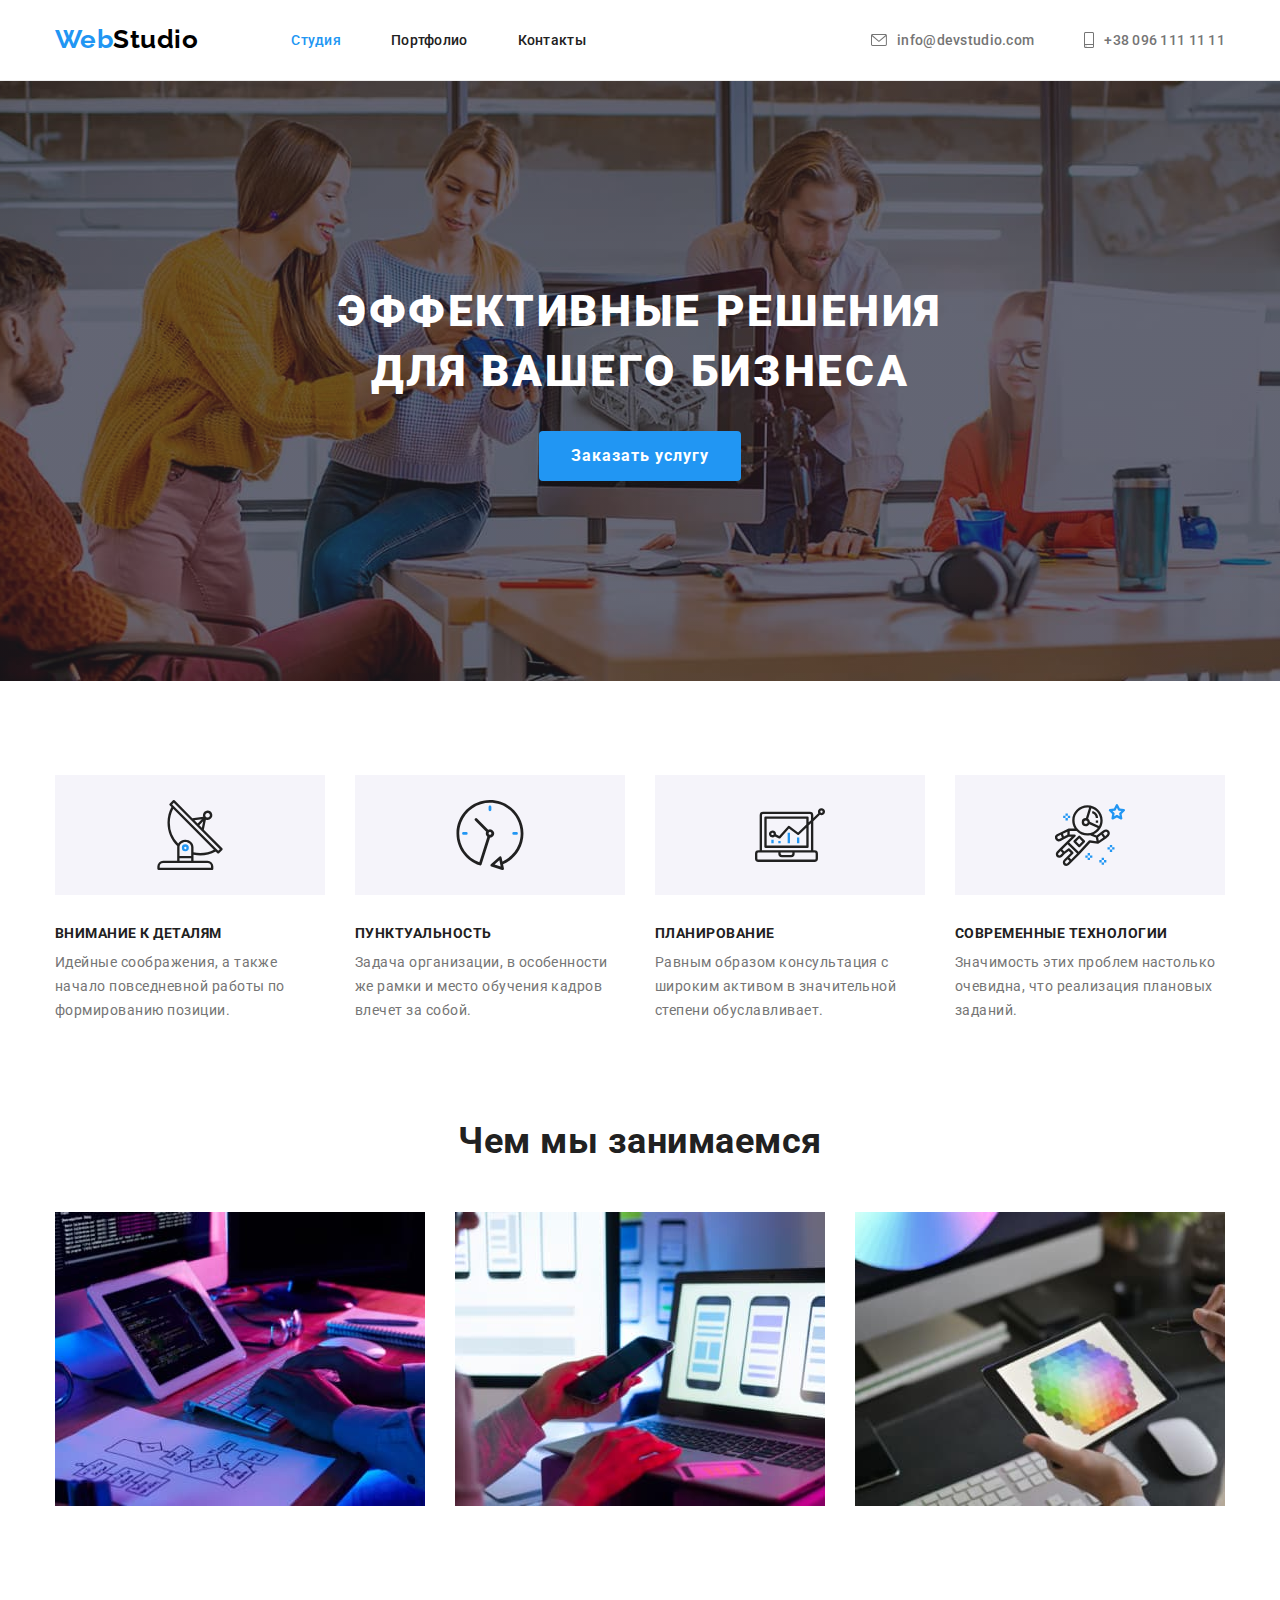
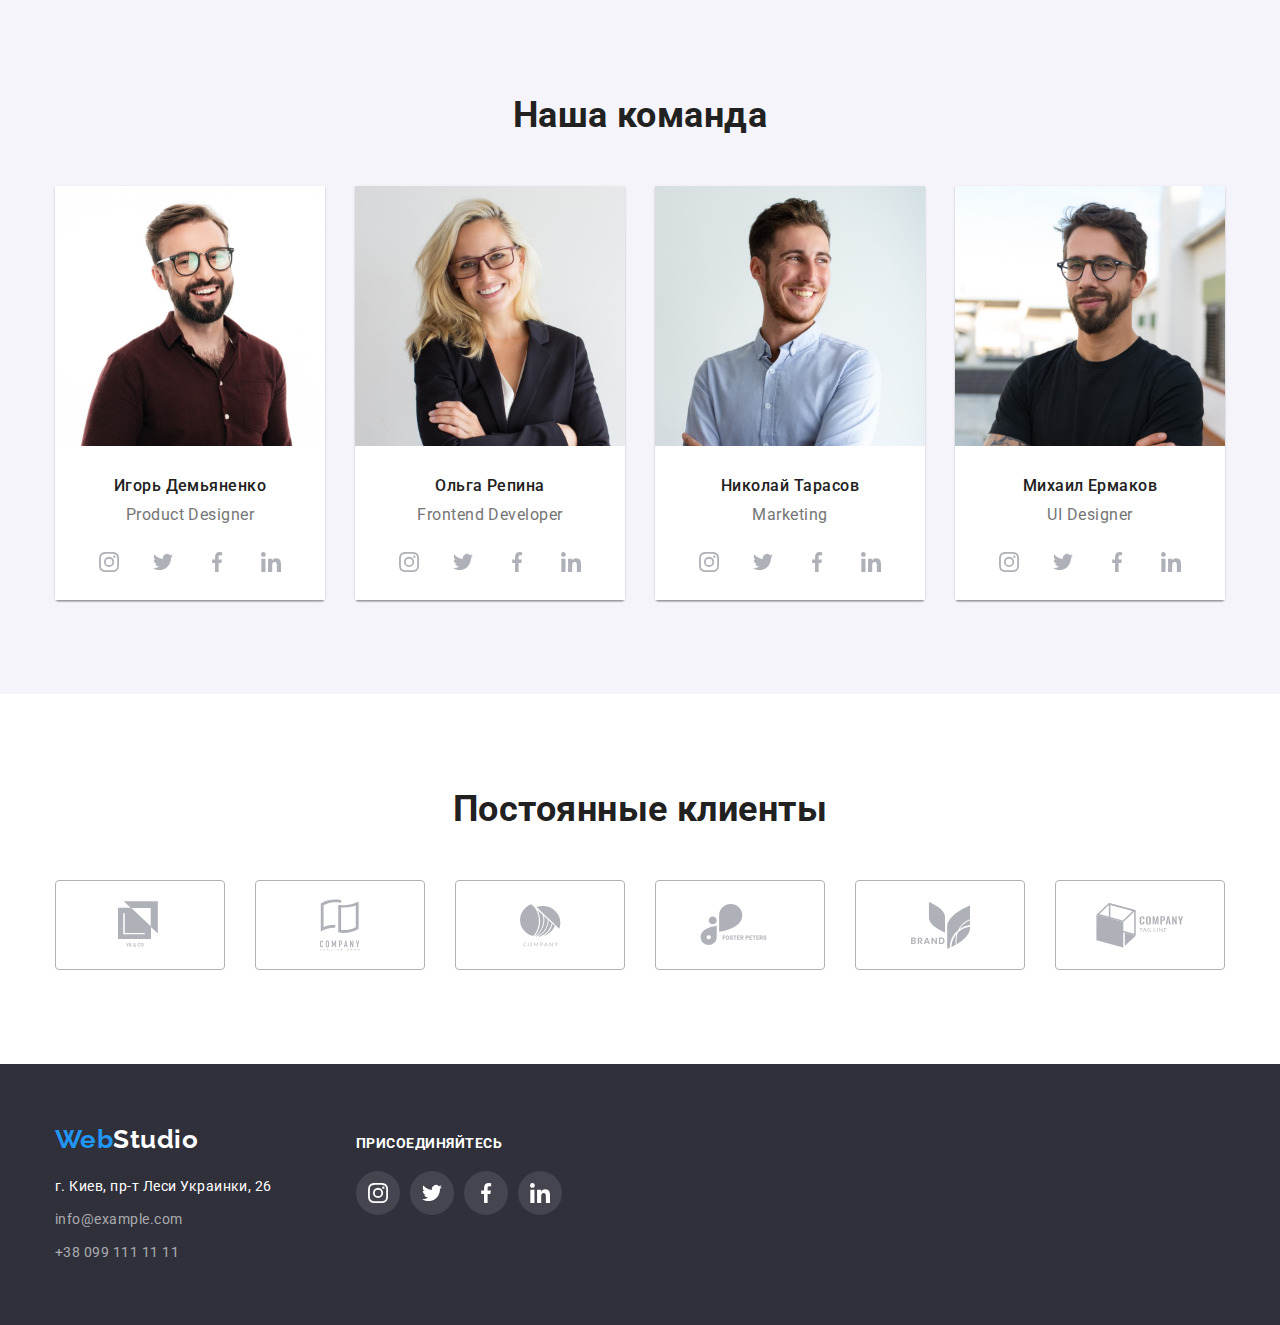
<file: index.html>
<!DOCTYPE html>
<html lang="ru">
<head>
    <meta charset="UTF-8">
    <meta name="viewport" content="width=device-width, initial-scale=1.0">
    <title>Студия</title>
    <link rel="stylesheet" href="https://cdnjs.cloudflare.com/ajax/libs/modern-normalize/1.0.0/modern-normalize.min.css">
    <link rel="preconnect" href="https://fonts.gstatic.com">
    <link href="https://fonts.googleapis.com/css2?family=Raleway:wght@700&family=Roboto:wght@400;500;700;900&display=swap" rel="stylesheet">
    <link rel="stylesheet" href="./css/styles.css">
</head>
<body>
    <header class="header">
        <div class="container">
        <nav class="navigation">
            <a class="logotype" href="/"><span class="web">Web</span>Studio</a>
            <ul class="navigation-list">
                <li class="navigation-list-item">
                    <a class="navigation-list-link current" href="#">Студия</a>
                </li>
                <li class="navigation-list-item">
                    <a class="navigation-list-link" href="./portfolio.html">Портфолио</a>
                </li>
                <li class="navigation-list-item">
                    <a class="navigation-list-link" href="#">Контакты</a>
                </li>
            </ul>
        </nav>
        <address class="address">
            <ul class="address-link">
                <li class="address-link-item">
                    <a class="address-list-link" href="mailto:info@devstudio.com"> 
                        <svg class="icon-envelope">
                        <use href="./images/icon/sprite.svg#icon-envelope"></use>
                        </svg> info@devstudio.com</a>
                </li> 
                <li class="address-link-item">
                    <a class="address-list-link" href="tel:+380961111111"> 
                        <svg class="icon-smartphone">
                        <use href="./images/icon/sprite.svg#icon-smartphone"></use>
                        </svg> +38 096 111 11 11</a>
                </li> 
            </ul>
        </address>
        </div>
    </header>
    <main>
        <!-- Hero -->
        <section class="hero">
            <h1 class="hero-title">Эффективные решения для вашего бизнеса</h1>
            <button class="service-btn" type="button">Заказать услугу</button>
        </section>
        <!--Our advantages-->
        <section class="advantages">
            <div class="container">
            <h2 hidden>Наши преимущества</h2>
            <ul class="advantages-list">
                <li class="advantages-list-item">
                    <div class="icon-box">
                        <svg class="advantages-icon">
                        <use href="./images/icon/sprite.svg#icon-nna"></use>
                        </svg>
                    </div>
                    <h3 class="advantages-list-name">Внимание к деталям</h3>
                    <p class="advantages-list-description">Идейные соображения, а также начало повседневной работы по формированию позиции.</p>
                </li>
                <li class="advantages-list-item">
                    <div class="icon-box">
                        <svg class="advantages-icon">
                            <use href="./images/icon/sprite.svg#icon-clock"></use>
                        </svg>
                    </div>
                    <h3 class="advantages-list-name">Пунктуальность</h3>
                    <p class="advantages-list-description">Задача организации, в особенности же рамки и место обучения кадров влечет за собой.</p>
                </li>
                <li class="advantages-list-item">
                    <div class="icon-box">
                        <svg class="advantages-icon">
                            <use href="./images/icon/sprite.svg#icon-diagram"></use>
                        </svg>
                    </div>
                    <h3 class="advantages-list-name">Планирование</h3>
                    <p class="advantages-list-description">Равным образом консультация с широким активом в значительной степени обуславливает.</p>
                </li>
                <li class="advantages-list-item">
                    <div class="icon-box">
                        <svg class="advantages-icon">
                            <use href="./images/icon/sprite.svg#icon-astronaut"></use>
                        </svg>
                    </div>
                    <h3 class="advantages-list-name">Современные технологии</h3>
                    <p class="advantages-list-description">Значимость этих проблем настолько очевидна, что реализация плановых заданий.</p>
                </li>
            </ul>
            </div>
        </section>
        <!--Our doing-->
        <section class="doing">
            <div class="container">
            <h2 class="title-doing">Чем мы занимаемся</h2>
            <ul class="doing-list">
                <li class="doing-list-item">
                    <img class="doing-list-img" src="./images/our-doing/computer.jpg" alt="Компьютер" width="370" height="294">
                    
                </li>
                <li class="doing-list-item">
                    <img class="doing-list-img" src="./images/our-doing/smartphone.jpg" alt="Смартфон" width="370" height="294">
                </li>
                <li class="doing-list-item">
                    <img class="doing-list-img" src="./images/our-doing/tablet.jpg" alt="Планшет" width="370" height="294">
                </li>
            </ul>
            </div>
        </section>
        <!--Our team-->
        <section class="team">
            <div class="container">
            <h2 class="team-title">Наша команда</h2>
            <ul class="team-list">
                <li class="team-list-item">
                    <img class="team-list-img" src="./images/our-team/ihor.jpg" alt="фото первого члена команды" width="270" height="260">
                <div class="team-card">
                    <h3 class="team-name">Игорь Демьяненко</h3>
                    <p class="team-position" lang="en">Product Designer</p>
                    <ul class="social-list">
                        <li class="social-list-item">
                            <a href="" class="social-list-link link">
                                <svg class="social-list-icon">
                                    <use href="./images/icon/sprite.svg#icon-instagram"></use>
                                </svg>
                            </a>
                        </li>
                        <li class="social-list-item">
                            <a href="" class="social-list-link">
                                <svg class="social-list-icon">
                                    <use href="./images/icon/sprite.svg#icon-twitter"></use>
                                </svg>
                            </a>
                        </li>
                        <li class="social-list-item">
                            <a href="" class="social-list-link">
                                <svg class="social-list-icon">
                                    <use href="./images/icon/sprite.svg#icon-facebook"></use>
                                </svg>
                            </a>
                        </li>
                        <li class="social-list-item">
                            <a href="" class="social-list-link">
                                <svg class="social-list-icon">
                                    <use href="./images/icon/sprite.svg#icon-linkedin"></use>
                                </svg>
                            </a>
                        </li>
                    </ul>
                </div>
                </li>
                <li class="team-list-item">
                    <img class="team-list-img" src="./images/our-team/olga.jpg" alt="фото второго члена команды" width="270" height="260">
                <div class="team-card">
                    <h3 class="team-name">Ольга Репина</h3>
                    <p class="team-position" lang="en">Frontend Developer</p>
                    <ul class="social-list">
                        <li class="social-list-item">
                            <a href="" class="social-list-link">
                                <svg class="social-list-icon">
                                    <use href="./images/icon/sprite.svg#icon-instagram"></use>
                                </svg>
                            </a>
                        </li>
                        <li class="social-list-item">
                            <a href="" class="social-list-link">
                                <svg class="social-list-icon">
                                    <use href="./images/icon/sprite.svg#icon-twitter"></use>
                                </svg>
                            </a>
                        </li>
                        <li class="social-list-item">
                            <a href="" class="social-list-link">
                                <svg class="social-list-icon">
                                    <use href="./images/icon/sprite.svg#icon-facebook"></use>
                                </svg>
                            </a>
                        </li>
                        <li class="social-list-item">
                            <a href="" class="social-list-link">
                                <svg class="social-list-icon">
                                    <use href="./images/icon/sprite.svg#icon-linkedin"></use>
                                </svg>
                            </a>
                        </li>
                    </ul>
                </div>
                </li>
                <li class="team-list-item">
                    <img class="team-list-img" src="./images/our-team/nikolay.jpg" alt="фото третьего члена команды" width="270" height="260">
                <div class="team-card">
                    <h3 class="team-name">Николай Тарасов</h3>
                    <p class="team-position" lang="en">Marketing</p>
                    <ul class="social-list">
                        <li class="social-list-item">
                            <a href="" class="social-list-link">
                                <svg class="social-list-icon">
                                    <use href="./images/icon/sprite.svg#icon-instagram"></use>
                                </svg>
                            </a>
                        </li>
                        <li class="social-list-item">
                            <a href="" class="social-list-link">
                                <svg class="social-list-icon">
                                    <use href="./images/icon/sprite.svg#icon-twitter"></use>
                                </svg>
                            </a>
                        </li>
                        <li class="social-list-item">
                            <a href="" class="social-list-link">
                                <svg class="social-list-icon">
                                    <use href="./images/icon/sprite.svg#icon-facebook"></use>
                                </svg>
                            </a>
                        </li>
                        <li class="social-list-item">
                            <a href="" class="social-list-link">
                                <svg class="social-list-icon">
                                    <use href="./images/icon/sprite.svg#icon-linkedin"></use>
                                </svg>
                            </a>
                        </li>
                    </ul>
                </div>
                </li>
                <li class="team-list-item">
                    <img class="team-list-img" src="./images/our-team/mikhail.jpg" alt="фото четвертого члена команды" width="270" height="260">
                <div class="team-card">
                    <h3 class="team-name">Михаил Ермаков</h3>
                    <p class="team-position" lang="en">UI Designer</p>
                    <ul class="social-list">
                        <li class="social-list-item">
                            <a href="" class="social-list-link">
                                <svg class="social-list-icon">
                                    <use href="./images/icon/sprite.svg#icon-instagram"></use>
                                </svg>
                            </a>
                        </li>
                        <li class="social-list-item">
                            <a href="" class="social-list-link">
                                <svg class="social-list-icon">
                                    <use href="./images/icon/sprite.svg#icon-twitter"></use>
                                </svg>
                            </a>
                        </li>
                        <li class="social-list-item">
                            <a href="" class="social-list-link">
                                <svg class="social-list-icon">
                                    <use href="./images/icon/sprite.svg#icon-facebook"></use>
                                </svg>
                            </a>
                        </li>
                        <li class="social-list-item">
                            <a href="" class="social-list-link">
                                <svg class="social-list-icon">
                                    <use href="./images/icon/sprite.svg#icon-linkedin"></use>
                                </svg>
                            </a>
                        </li>
                    </ul>
                </div>
                </li>
            </ul>
            </div>
        </section>
       
        <!--Our customers-->
        <section class="customers">
            <div class="customers-container">
                <h2 class="customer-title">Постоянные клиенты</h2>
                <ul class="customers-list">
                    <li class="customers-list-item">
                        <a href="" class="customers-list-link">
                            <svg class="customer-list-icon  logo-1">
                                <use href="./images/icon/sprite.svg#icon-logo-1"></use>
                            </svg>
                        </a>
                    </li>
                    <li class="customers-list-item">
                        <a href="" class="customers-list-link">
                            <svg class="customer-list-icon logo-2">
                                <use href="./images/icon/sprite.svg#icon-logo-2"></use>
                            </svg>
                        </a>
                    </li>
                    <li class="customers-list-item">
                        <a href="" class="customers-list-link">
                            <svg class="customer-list-icon logo-3">
                                <use href="./images/icon/sprite.svg#icon-logo-3"></use>
                            </svg>
                        </a>
                    </li>
                    <li class="customers-list-item">
                        <a href="" class="customers-list-link">
                            <svg class="customer-list-icon logo-4">
                                <use href="./images/icon/sprite.svg#icon-logo-4"></use>
                            </svg>
                        </a>
                    </li>
                    <li class="customers-list-item">
                        <a href="" class="customers-list-link">
                            <svg class="customer-list-icon logo-5">
                                <use href="./images/icon/sprite.svg#icon-logo-5"></use>
                            </svg>
                        </a>
                    </li>
                    <li class="customers-list-item">
                        <a href="" class="customers-list-link">
                            <svg class="customer-list-icon logo-6">
                                <use href="./images/icon/sprite.svg#icon-logo-6"></use>
                            </svg>
                        </a>
                    </li>
                </ul>
            </div>
        </section>


    </main>
    <footer>
        <div class="container footer">
        <div class="footer-address">
        <a class="logotype footer-logo" href="/"><span class="web">Web</span><span class="studio">Studio</span></a>
        <ul class="footer-address-list">
            <li class="footer-address-item">
                <a class="footer-address-link" href="https://goo.gl/maps/tAQsHYisjX12qwub9">г. Киев, пр-т Леси Украинки, 26</a>
            </li>
            <li class="footer-address-item mail">
                <a class="footer-mail-link" href="mailto:info@example.com">info@example.com</a>
            </li>
            <li class="footer-address-item">
                <a class="footer-tel-link" href="tel:+380991111111">+38 099 111 11 11</a>
            </li>
        </ul>
        </div>
        
        <div class="footer-social-links">
            <p class="join">присоединяйтесь</p>
            <ul class="social-list">
                <li class="social-list-item">
                    <a href="" class="social-list-link footer-link">
                        <svg class="social-list-icon">
                            <use href="./images/icon/sprite.svg#icon-instagram"></use>
                        </svg>
                    </a>
                </li>
                <li class="social-list-item">
                    <a href="" class="social-list-link footer-link">
                        <svg class="social-list-icon">
                            <use href="./images/icon/sprite.svg#icon-twitter"></use>
                        </svg>
                    </a>
                </li>
                <li class="social-list-item">
                    <a href="" class="social-list-link footer-link">
                        <svg class="social-list-icon">
                            <use href="./images/icon/sprite.svg#icon-facebook"></use>
                        </svg>
                    </a>
                </li>
                <li class="social-list-item">
                    <a href="" class="social-list-link footer-link">
                        <svg class="social-list-icon">
                            <use href="./images/icon/sprite.svg#icon-linkedin"></use>
                        </svg>
                    </a>
                </li>
            </ul>
        </div>
    </div>
    </footer>
</body>
</html>
</file>
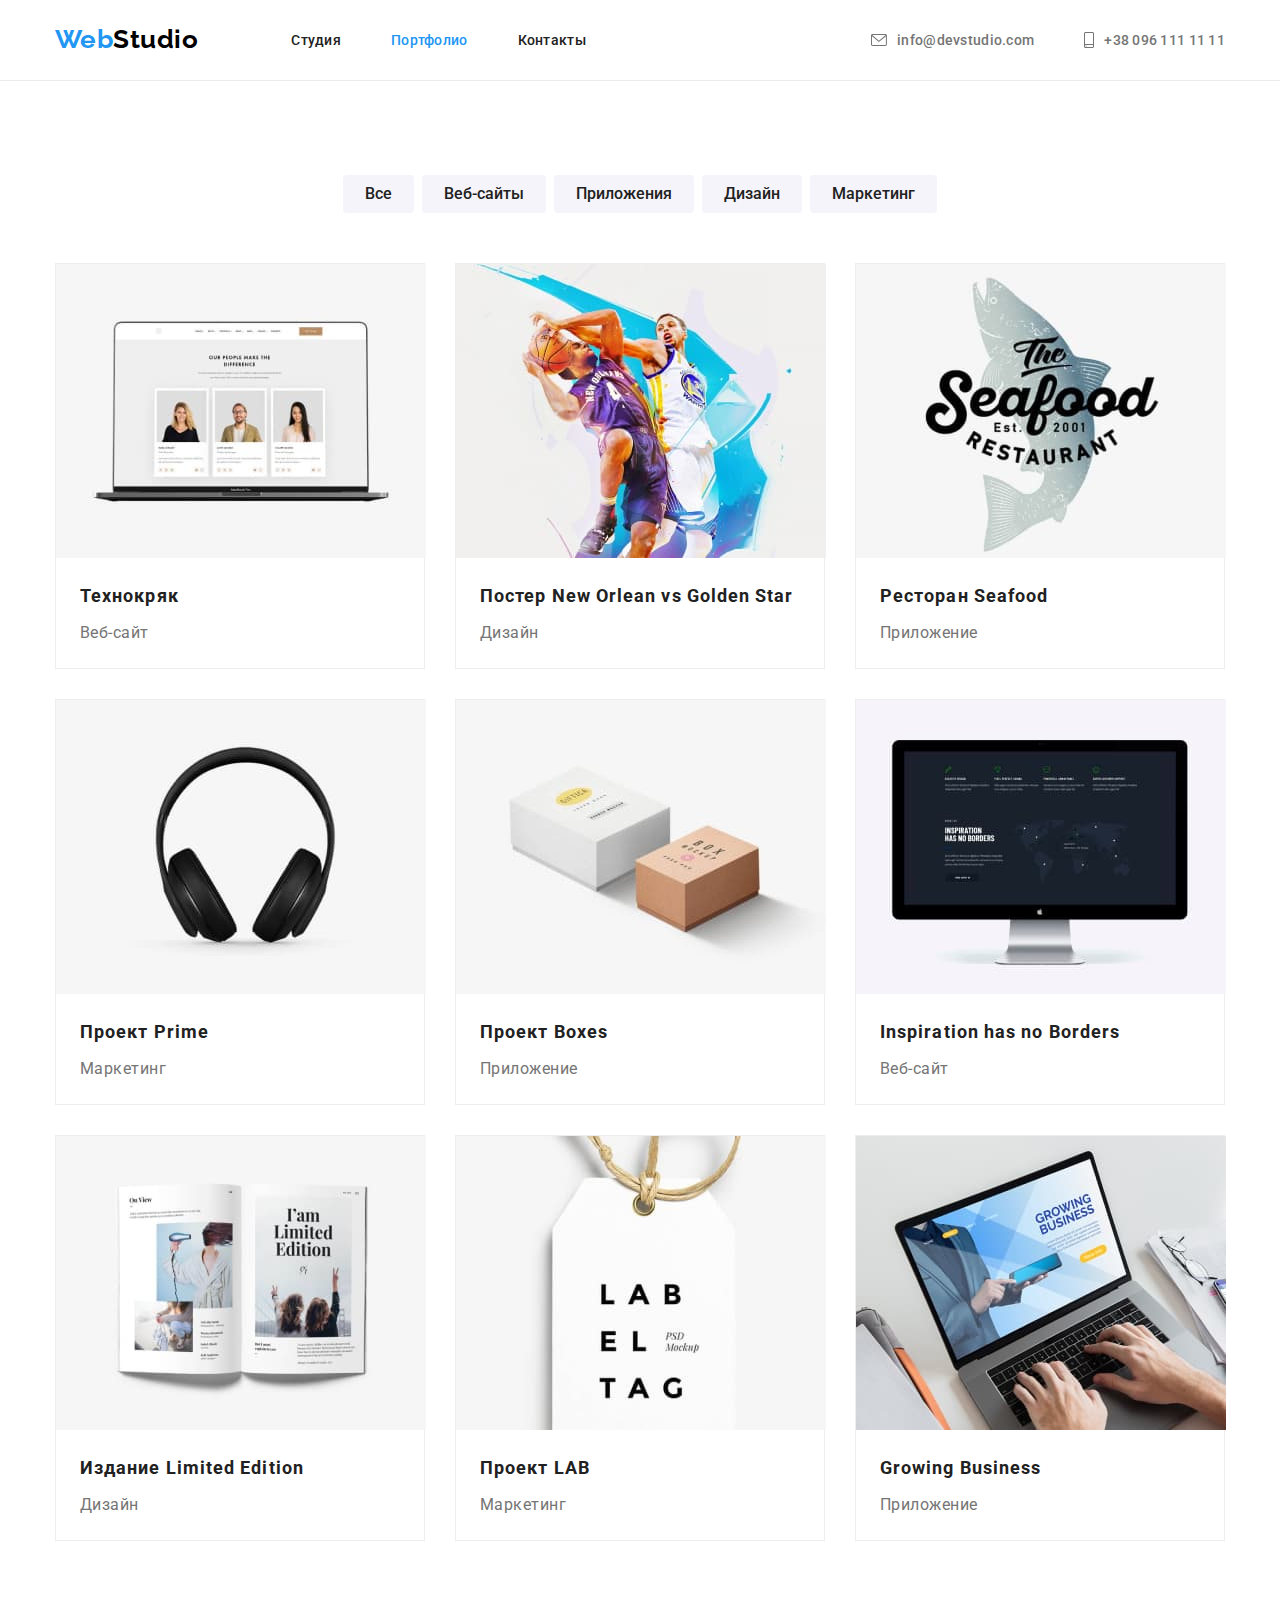
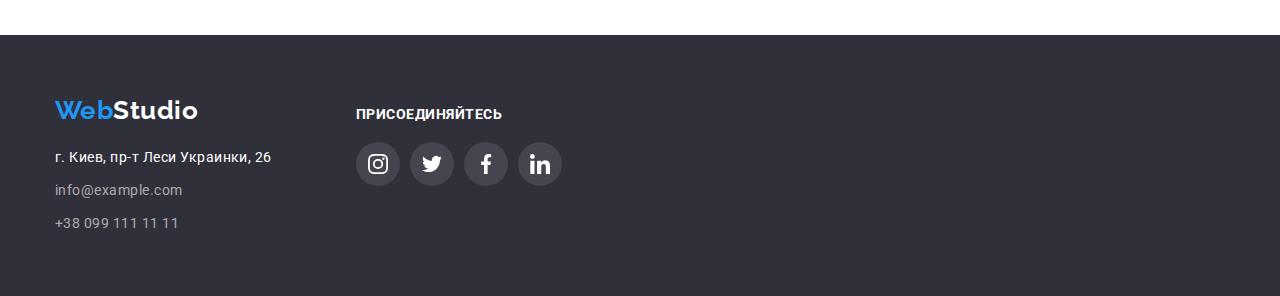
<file: portfolio.html>
<!DOCTYPE html>
<html lang="ru">
<head>
    <meta charset="UTF-8">
    <meta name="viewport" content="width=device-width, initial-scale=1.0">
    <title>Портфолио</title>
    <link rel="stylesheet" href="https://cdnjs.cloudflare.com/ajax/libs/modern-normalize/1.0.0/modern-normalize.min.css">
    <link rel="preconnect" href="https://fonts.gstatic.com">
    <link href="https://fonts.googleapis.com/css2?family=Raleway:wght@700&family=Roboto:wght@400;500;700;900&display=swap" rel="stylesheet">
    <link rel="stylesheet" href="./css/styles.css">
</head>
<body>
    <header class="header">
        <div class="container">
        <nav class="navigation">
            <a class="logotype" href="/"><span class="web">Web</span>Studio</a>
            <ul class="navigation-list">
                <li class="navigation-list-item">
                    <a class="navigation-list-link" href="./index.html">Студия</a>
                </li>
                <li class="navigation-list-item"> 
                    <a class="navigation-list-link current" href="#">Портфолио</a>
                </li>
                <li class="navigation-list-item">
                    <a class="navigation-list-link" href="#">Контакты</a>
                </li>
            </ul>
        </nav>
        <address class="address">
            <ul class="address-link">
                <li class="address-link-item">
                    <a class="address-list-link" href="mailto:info@devstudio.com">
                        <svg class="icon-envelope">
                            <use href="./images/icon/sprite.svg#icon-envelope"></use>
                        </svg> info@devstudio.com</a>
                </li>
                <li class="address-link-item">
                    <a class="address-list-link" href="tel:+380961111111">
                        <svg class="icon-smartphone">
                            <use href="./images/icon/sprite.svg#icon-smartphone"></use>
                        </svg> +38 096 111 11 11</a>
                </li>
            </ul>
        </address>
        </div>
    </header>
    <main>
        <section class="portfolio">
            <div class="container">
            <h1 hidden>Портфолио</h1>
            <ul class="portfolio-list">
                <li class="portfolio-list-item">
                    <button class="filter-btn" type="button">Все</button>
                </li>
                <li class="portfolio-list-item">
                    <button class="filter-btn" type="button">Веб-сайты</button>
                </li>
                <li class="portfolio-list-item">
                    <button class="filter-btn" type="button">Приложения</button>
                </li>
                <li class="portfolio-list-item">
                    <button class="filter-btn" type="button">Дизайн</button>
                </li>
                <li class="portfolio-list-item">
                    <button class="filter-btn" type="button">Маркетинг</button>
                </li>
            </ul> 
            <ul class="cards">
                <li class="cards-list">
                    <a class="cards-list-link" href="">
                        <img class="cards-img" src="./images/portfolio/technokryak.jpg" 
                        alt="экран ноутбука" width="370" height="294">
                        <div class="text">
                        <h2 class="title-card">Технокряк</h2> 
                        <p class="subtitle-card">Веб-сайт</p>
                        </div>
                    </a>
                </li>
                <li class="cards-list">
                    <a class="cards-list-link" href="">
                        <img class="cards-img" src="./images/portfolio/poster.jpg" 
                        alt="два баскетболиста" width="370" height="294">
                        <div class="text">
                        <h2 class="title-card">Постер <span lang="en"></span>New Orlean vs Golden Star</span></h2> 
                        <p class="subtitle-card">Дизайн</p>
                        </div>
                    </a>
                </li>
                <li class="cards-list">
                    <a class="cards-list-link" href="">
                        <img class="cards-img" src="./images/portfolio/restoran.jpg" 
                        alt="эмблема ресторана" width="370" height="294">
                        <div class="text">
                        <h2 class="title-card">Ресторан <span lang="en">Seafood</span></h2> 
                        <p class="subtitle-card">Приложение</p>
                        </div>
                    </a>
                </li>
                <li class="cards-list">
                    <a class="cards-list-link" href="">
                        <img class="cards-img" src="./images/portfolio/proekt-prime.jpg" 
                        alt="наушники" width="370" height="294">
                         <div class="text">
                        <h2 class="title-card">Проект <span lang="en">Prime</span></h2> 
                        <p class="subtitle-card">Маркетинг</p>
                        </div>
                    </a>
                </li>
                <li class="cards-list">
                    <a class="cards-list-link" href="">
                        <img class="cards-img" src="./images/portfolio/proekt-boxes.jpg" 
                        alt="две коробочки" width="370" height="294">
                         <div class="text">
                        <h2 class="title-card">Проект <span lang="en">Boxes</span></h2> 
                        <p class="subtitle-card">Приложение</p>     
                        </div>
                    </a>
                </li>
                <li class="cards-list">
                    <a class="cards-list-link" href="">
                        <img class="cards-img" src="./images/portfolio/ispiration.jpg" 
                        alt="экран монитора" width="370" height="294">
                         <div class="text">
                        <h2 class="title-card" lang="en">Inspiration has no Borders</h2> 
                        <p class="subtitle-card">Веб-сайт</p>
                        </div>
                    </a>
                </li>
                <li class="cards-list">
                    <a class="cards-list-link" href="">
                        <img class="cards-img" src="./images/portfolio/izdanie-limited-edition.jpg" 
                        alt="разворот журнала" width="370" height="294">
                         <div class="text">
                        <h2 class="title-card">Издание <span lang="en">Limited Edition</span></h2> 
                        <p class="subtitle-card">Дизайн</p>
                        </div>
                    </a>
                </li>
                <li class="cards-list">
                    <a class="cards-list-link" href="">
                        <img class="cards-img" src="./images/portfolio/proekt-lab.jpg" 
                        alt="бирка" width="370" height="294">
                         <div class="text">
                        <h2 class="title-card">Проект <span lang="en">LAB</span></h2> 
                        <p class="subtitle-card">Маркетинг</p>
                        </div>
                    </a>
                </li>
                <li class="cards-list">
                    <a class="cards-list-link" href="">
                        <img class="cards-img" src="./images/portfolio/growing-business.jpg" 
                        alt="ноутбук" width="370" height="294">
                         <div class="text">
                        <h2 class="title-card" lang="en">Growing Business</h2> 
                        <p class="subtitle-card">Приложение</p>
                        </div>
                    </a> 
                </li>
            </ul>
            </div>
        </section>
    </main>
    <footer>
        <div class="container footer">
            <div class="footer-address">
                <a class="logotype footer-logo" href="/"><span class="web">Web</span><span class="studio">Studio</span></a>
                <ul class="footer-address-list">
                    <li class="footer-address-item">
                        <a class="footer-address-link" href="https://goo.gl/maps/tAQsHYisjX12qwub9">г. Киев, пр-т Леси
                            Украинки, 26</a>
                    </li>
                    <li class="footer-address-item mail">
                        <a class="footer-mail-link" href="mailto:info@example.com">info@example.com</a>
                    </li>
                    <li class="footer-address-item">
                        <a class="footer-tel-link" href="tel:+380991111111">+38 099 111 11 11</a>
                    </li>
                </ul>
            </div>
    
            <div class="footer-social-links">
                <p class="join">присоединяйтесь</p>
                <ul class="social-list">
                    <li class="social-list-item">
                        <a href="" class="social-list-link footer-link">
                            <svg class="social-list-icon">
                                <use href="./images/icon/sprite.svg#icon-instagram"></use>
                            </svg>
                        </a>
                    </li>
                    <li class="social-list-item">
                        <a href="" class="social-list-link footer-link">
                            <svg class="social-list-icon">
                                <use href="./images/icon/sprite.svg#icon-twitter"></use>
                            </svg>
                        </a>
                    </li>
                    <li class="social-list-item">
                        <a href="" class="social-list-link footer-link">
                            <svg class="social-list-icon">
                                <use href="./images/icon/sprite.svg#icon-facebook"></use>
                            </svg>
                        </a>
                    </li>
                    <li class="social-list-item">
                        <a href="" class="social-list-link footer-link">
                            <svg class="social-list-icon">
                                <use href="./images/icon/sprite.svg#icon-linkedin"></use>
                            </svg>
                        </a>
                    </li>
                </ul>
            </div>
        </div>
    </footer>
    </body>
    </html>
</file>
<file: css/styles.css>
:root {
  --text-font: "Roboto", sans-serif;
  --logo-font: "Raleway", sans-serif;
  --main-text-color: #757575;
  --title-text-color: #212121;
  --accent-color: #2196f3;
  --main-bg-color: #ffffff;
  --accent-bg-color: #f5f4fa;
  --header-bg-color: #2f303a;
  --link-color: #afb1b8;
}
.container {
  width: 1200px;
  margin-left: auto;
  margin-right: auto;
  padding-left: 15px;
  padding-right: 15px;
}

body {
  font-family: var(--text-font);
  color: var(--main-text-color);
  letter-spacing: 0.03em;
}

img {
  display: block;
}

.address,
.footer-address-list {
  font-style: normal;
}

a {
  text-decoration: none;
}

ul {
  padding: 0;
  margin: 0;
  list-style-type: none;
}

/* ========== COMPONENTS ========== */

.hero,
footer {
  background-color: var(--header-bg-color);
}

.header,
.advantages,
.doing,
.portfolio {
  background-color: var(--main-bg-color);
}

.team {
  background-color: var(--accent-bg-color);
}

.logotype {
  font-family: var(--logo-font);
  font-weight: 700;
  font-size: 26px;
  line-height: 1.192;
  color: #000000;
}
.web {
  color: var(--accent-color);
}

.studio {
  color: #ffffff;
}

.social-list {
  display: flex;
  /* width: 206px; */
  margin: 0 auto;
  justify-content: center;
  align-content: center;
}

.social-list-link {
  display: flex;
  justify-content: center;
  align-items: center;
  width: 44px;
  height: 44px;
  background-color: var(--main-bg-color);
  fill: var(--link-color);
  border-radius: 50%;
}

.social-list-item:not(:last-child) {
  margin-right: 10px;
}

.social-list-link:hover,
.social-list-link:focus {
  background-color: var(--accent-color);
}

.social-list-icon {
  width: 20px;
  height: 20px;
}

.social-list-link:hover .social-list-icon,
.social-list-link:focus .social-list-icon {
  fill: var(--main-bg-color);
}

/* ========== END COMPONENTS ========== */

/* ========== HEADER ========== */

.header .container {
  display: flex;
  align-items: center;
}

.header {
  border-bottom: 1px solid #ececec;
  /* padding-bottom: 25px; */
  align-items: center;
}

.navigation {
  display: flex;
  align-items: center;
}

.navigation-list {
  display: flex;
}

.address-link {
  display: flex;
}

.icon-envelope {
  width: 16px;
  height: 12px;
  fill: var(--main-text-color);
  margin-right: 10px;
}

.icon-smartphone {
  width: 10px;
  height: 16px;
  fill: var(--main-text-color);
  margin-right: 10px;
}

.navigation-list-link,
.address-list-link {
  /* display: block; */
  padding-top: 32px;
  padding-bottom: 32px;
}

.address-link-item {
  display: flex;
  align-items: center;
}

.address-link-item:not(:last-child) {
  margin-right: 50px;
}

.address {
  margin-left: auto;
}

.logotype {
  margin-right: 93px;
  padding-top: 24px;
  padding-bottom: 25px;
}

.navigation-list-item:not(:last-child) {
  margin-right: 50px;
}

.navigation-list-link {
  font-weight: 500;
  font-size: 14px;
  line-height: 1.143;
  letter-spacing: 0.02em;
  color: var(--title-text-color);
}

.navigation-list-link:hover,
.navigation-list-link:focus {
  color: var(--accent-color);
  cursor: pointer;
}

.navigation-list-link.current {
  color: var(--accent-color);
}

.address-list-link {
  display: flex;
  font-weight: 500;
  font-size: 14px;
  line-height: 1.143;
  letter-spacing: 0.02em;
  color: var(--main-text-color);
  align-items: center;
}

.address-list-link:hover,
.address-list-link:focus {
  color: var(--accent-color);
  cursor: pointer;
}

.address-list-link:hover .icon-envelope,
.address-list-link:focus .icon-envelope {
  fill: var(--accent-color);
  cursor: pointer;
}

.address-list-link:hover .icon-smartphone,
.address-list-link:focus .icon-smartphone {
  fill: var(--accent-color);
  cursor: pointer;
}

/* ========== END HEADER ========== */

/* ========== HERO ========== */
.hero {
  /* height: 597px; */
  max-width: 1600px;
  margin: 0 auto;
  padding-top: 200px;
  padding-bottom: 200px;
  text-align: center;

  background-image: linear-gradient(
      to right,
      rgba(47, 48, 58, 0.4),
      rgba(47, 48, 58, 0.4)
    ),
    url(../images/hero/hero-img.jpg);
  background-size: cover;
  background-repeat: no-repeat;
  background-position: center;
}

.hero-title {
  margin-top: 0;
  margin-bottom: 30px;
  width: 696px;
  /* height: 120px; */
  /* padding-top: 200px; */
  font-weight: 900;
  font-size: 44px;
  line-height: 1.364;
  letter-spacing: 0.06em;
  text-transform: uppercase;
  color: #ffffff;
  text-align: center;
  margin-left: auto;
  margin-right: auto;
}

.service-btn {
  display: inline-block;
  min-width: 200px;
  height: 50px;
  padding: 10px 32px;
  border-radius: 4px;
  /* margin-bottom: 200px; */
  font-weight: 700;
  font-size: 16px;
  line-height: 1.875;
  letter-spacing: 0.06em;
  background-color: var(--accent-color);
  color: #ffffff;
  border: none;
}

.service-btn:hover,
.service-btn:focus {
  background-color: var(--accent-color);
  color: #ffffff;
  cursor: pointer;
}
/* ========== END HERO ========== */

/* ========== ADVANTAGES ========== */

.advantages {
  /* display: block; */
  /* height: 289px; */
  padding-top: 94px;
  padding-bottom: 94px;
}

.advantages-list {
  display: flex;
}

.icon-box {
  display: flex;
  justify-content: center;
  align-items: center;
  height: 120px;
  background-color: var(--accent-bg-color);
}

.advantages-icon {
  width: 70px;
  height: 70px;
}

.advantages-list-item {
  width: 270px;
}

.advantages-list-item:not(:last-child) {
  margin-right: 30px;
}

.advantages-list-name {
  margin-top: 30px;
  margin-bottom: 10px;
  color: var(--title-text-color);
  font-weight: 700;
  font-size: 14px;
  line-height: 1.143;
  text-align: left;
  text-transform: uppercase;
}

.advantages-list-description {
  height: 75px;
  margin-top: 0;
  margin-bottom: 0;
  font-weight: 400;
  font-size: 14px;
  line-height: 1.714;
  text-align: left;
}

/* ========== END ADVANTAGES ========== */

/* ========== DOING ========== */

.doing {
  padding-bottom: 94px;
}

.title-doing {
  margin-top: 0;
  margin-bottom: 50px;
  color: var(--title-text-color);
  font-weight: 700;
  font-size: 36px;
  line-height: 1.167;
  text-align: center;
}

.doing-list {
  display: flex;
}

.doing-list {
  margin-left: -15px;
  margin-right: -15px;
}

.doing-list-item {
  margin-left: 15px;
  margin-right: 15px;
}
/* ========== END DOING ========== */

/* ========== TEAM ========== */

.team {
  /* height: 648px; */
  padding-top: 94px;
  padding-bottom: 94px;
}

.team-title {
  margin-top: 0;
  margin-bottom: 50px;
  color: var(--title-text-color);
  font-weight: 700;
  font-size: 36px;
  line-height: 1.167;
  text-align: center;
}

.team-list {
  display: flex;
  margin-top: 0;
  margin-bottom: 0;
}

.team-list-item {
  width: 270px;
  box-shadow: 0px 1px 3px rgba(0, 0, 0, 0.12), 0px 1px 1px rgba(0, 0, 0, 0.14),
    0px 2px 1px rgba(0, 0, 0, 0.2);
  border-radius: 0px 0px 4px 4px;
  /* height: 368px; */
}

.team-list-img {
  border-radius: 0px;
}

.team-list-item:not(:last-child) {
  margin-right: 30px;
}

.team-card {
  background-color: var(--main-bg-color);
  padding-top: 30px;
  padding-bottom: 16px;
  padding-left: 32px;
  padding-right: 32px;
}

/* .social-icon {
  margin: 0 auto;
  padding-right: 32px;
  padding-left: 32px;
  padding-bottom: 30px;
  background-color: var(--main-bg-color);
} */

.team-name {
  color: var(--title-text-color);
  font-weight: 500;
  font-size: 16px;
  line-height: 1.188;
  text-align: center;
  margin-top: 0;
  margin-bottom: 10px;
  /* padding-top: 30px; */
}

.team-position {
  font-weight: 400;
  font-size: 16px;
  line-height: 1.188;
  text-align: center;
  margin-top: 0;
  margin-bottom: 16px;
}

/* ========== END TEAM ========== */

/* ======= REGULAR CUSTOMERS ====== */

.customers {
  /* background-color: #e5e5e5; */
  padding-top: 94px;
  padding-bottom: 94px;
}

.customer-title {
  margin-top: 0;
  margin-bottom: 50px;
  color: var(--title-text-color);
  font-weight: 700;
  font-size: 36px;
  line-height: 1.167;
  text-align: center;
}

.customers-list {
  display: flex;
  align-items: center;
  justify-content: center;
  margin-left: auto;
  margin-right: auto;
}

.customers-list-item {
  width: 170px;
  height: 90px;
}

.customers-list-link {
  display: flex;
  width: 100%;
  height: 100%;
  border: 1px solid var(--link-color);
  border-radius: 4px;
  align-items: center;
  margin-left: auto;
  margin-right: auto;
  justify-content: center;
}

.customers-list-item:not(:last-child) {
  margin-right: 30px;
}

.logo-1 {
  fill: var(--link-color);
  width: 44px;
  height: 49px;
}

.logo-2 {
  fill: var(--link-color);
  width: 40px;
  height: 52px;
}

.logo-3 {
  fill: var(--link-color);
  width: 41px;
  height: 43px;
}

.logo-4 {
  fill: var(--link-color);
  width: 80px;
  height: 42px;
}

.logo-5 {
  fill: var(--link-color);
  width: 59px;
  height: 47px;
}

.logo-6 {
  fill: var(--link-color);
  width: 88px;
  height: 45px;
}

.customers-list-link:hover,
.customers-list-link:focus {
  border-color: var(--accent-color);
}

.customers-list-link:hover .customer-list-icon,
.customers-list-link:focus .customer-list-icon {
  fill: var(--accent-color);
}

/* ======= END REGULAR CUSTOMERS ====== */

/* ========== FOOTER ========== */

footer {
  padding-top: 60px;
  padding-bottom: 60px;
}
.container.footer {
  display: flex;
  align-items: baseline;
}
.footer-logo {
  padding: 0;
  margin: 0;
  /* width: 145px;
  height: 31px; */
}

.footer-address-item.mail {
  margin-top: 9px;
  margin-bottom: 9px;
}

.footer-address-list {
  width: 231px;
  /* height: 81px; */
  margin-right: 0;
  margin-top: 20px;
}

.footer-address-link {
  font-weight: 400;
  font-size: 14px;
  line-height: 1.714;
  color: #ffffff;
}

.footer-mail-link,
.footer-tel-link {
  font-weight: 400;
  font-size: 14px;
  line-height: 1.714;
  color: rgba(255, 255, 255, 0.6);
}

.footer-address {
  margin-right: 70px;
}

.footer-social-links {
  display: flex;
  flex-wrap: wrap;
  width: 206px;
  align-items: baseline;
}

.join {
  margin-top: 0;
  margin-bottom: 20px;
  color: var(--main-bg-color);
  font-weight: 700;
  font-size: 14px;
  line-height: 1.143;
  text-align: center;
  text-transform: uppercase;
}

.footer-link {
  background-color: rgba(255, 255, 255, 0.1);
  fill: var(--main-bg-color);
  border-radius: 50%;
}

.social-list-link:hover,
.social-list-link:focus {
  background-color: var(--accent-color);
}

.social-list-icon {
  width: 20px;
  height: 20px;
}

/* ========== END FOOTER ========== */

/* ========== PORTFOLIO BUTTON ========== */

.portfolio {
  padding-top: 94px;
  padding-bottom: 94px;
}
.portfolio-list {
  display: flex;
  /* width: 611px;
  height: 54px; */
  margin-bottom: 50px;
  justify-content: center;
  /* text-align: center; */
  margin-left: auto;
  margin-right: auto;
}

.portfolio-list-item {
  /* height: 38px; */
}

.portfolio-list-item:not(:last-child) {
  margin-right: 8px;
}

.filter-btn {
  padding: 6px 22px;
  border-radius: 4px;
  font-weight: 500;
  font-size: 16px;
  line-height: 1.625;
  text-align: center;
  border: none;
  color: var(--title-text-color);
  background-color: var(--accent-bg-color);
}

.filter-btn:hover,
.filter-btn:focus {
  background-color: var(--accent-color);
  color: #ffffff;
  cursor: pointer;
}

/* ========== END PORTFOLIO BUTTON ========== */

/* ========== CARDS ========== */

.cards {
  display: flex;
  flex-wrap: wrap;
}

.cards-list {
  /* width: calc((100%-60px) / 3); */
  width: 370px;
  /* height: 404px; */
  border: 1px solid #eeeeee;
  margin-right: 30px;
}

.cards-list-link:hover {
  display: block;
  box-shadow: 0px 1px 1px rgba(0, 0, 0, 0.12), 0px 4px 4px rgba(0, 0, 0, 0.06),
    1px 4px 6px rgba(0, 0, 0, 0.16);
}

.cards-list:nth-child(3n) {
  margin-right: 0;
}

.cards-list:not(:nth-last-child(-n + 3)) {
  margin-bottom: 30px;
}

.text {
  margin: 0;
  padding: 0;
  /* width: 322px;
  height: 70px; */
  padding: 20px 24px;
}

.title-card {
  margin: 0;
  padding: 0;
  height: 36px;
  font-weight: 700;
  font-size: 18px;
  line-height: 2;
  margin-bottom: 4px;
  letter-spacing: 0.06em;
  color: var(--title-text-color);
}

.subtitle-card {
  margin: 0;
  font-weight: 400;
  font-size: 16px;
  line-height: 1.875;
  color: var(--main-text-color);
}
/* ========== END CARDS ========== */
</file>
